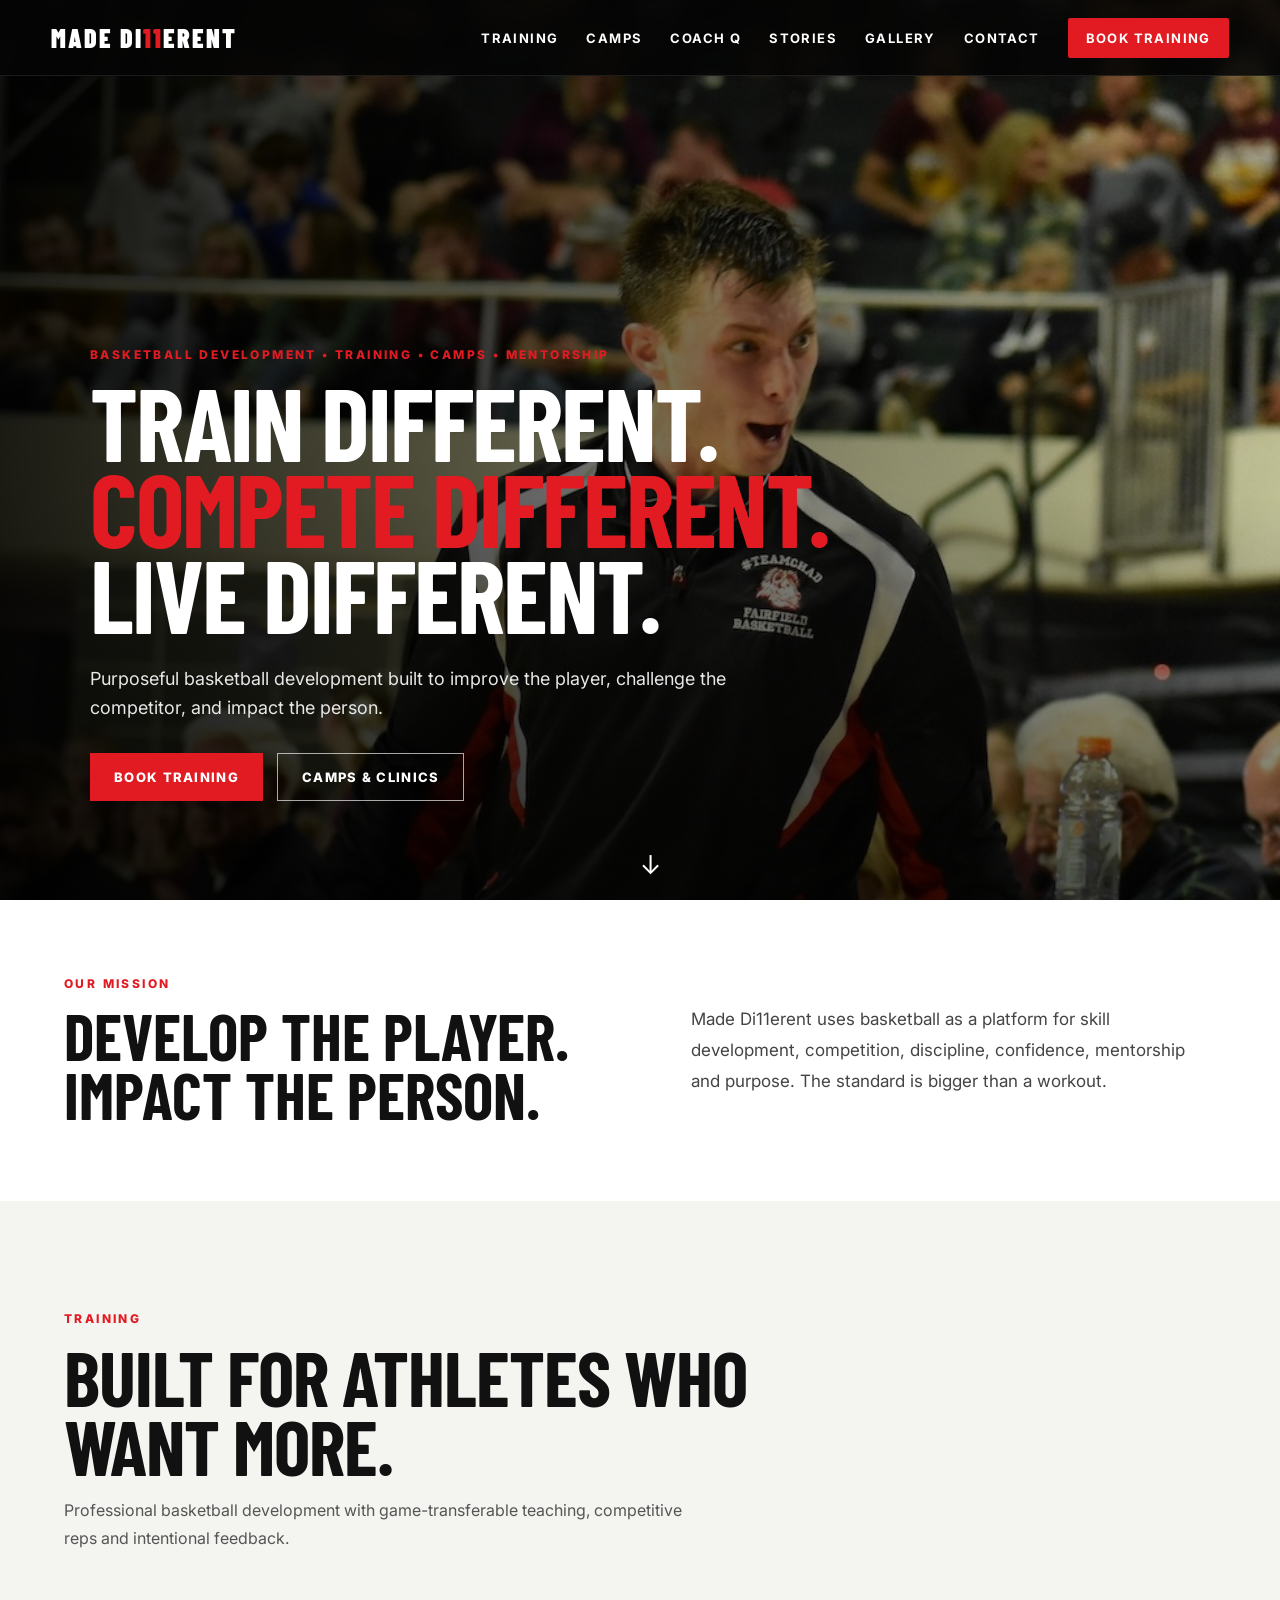
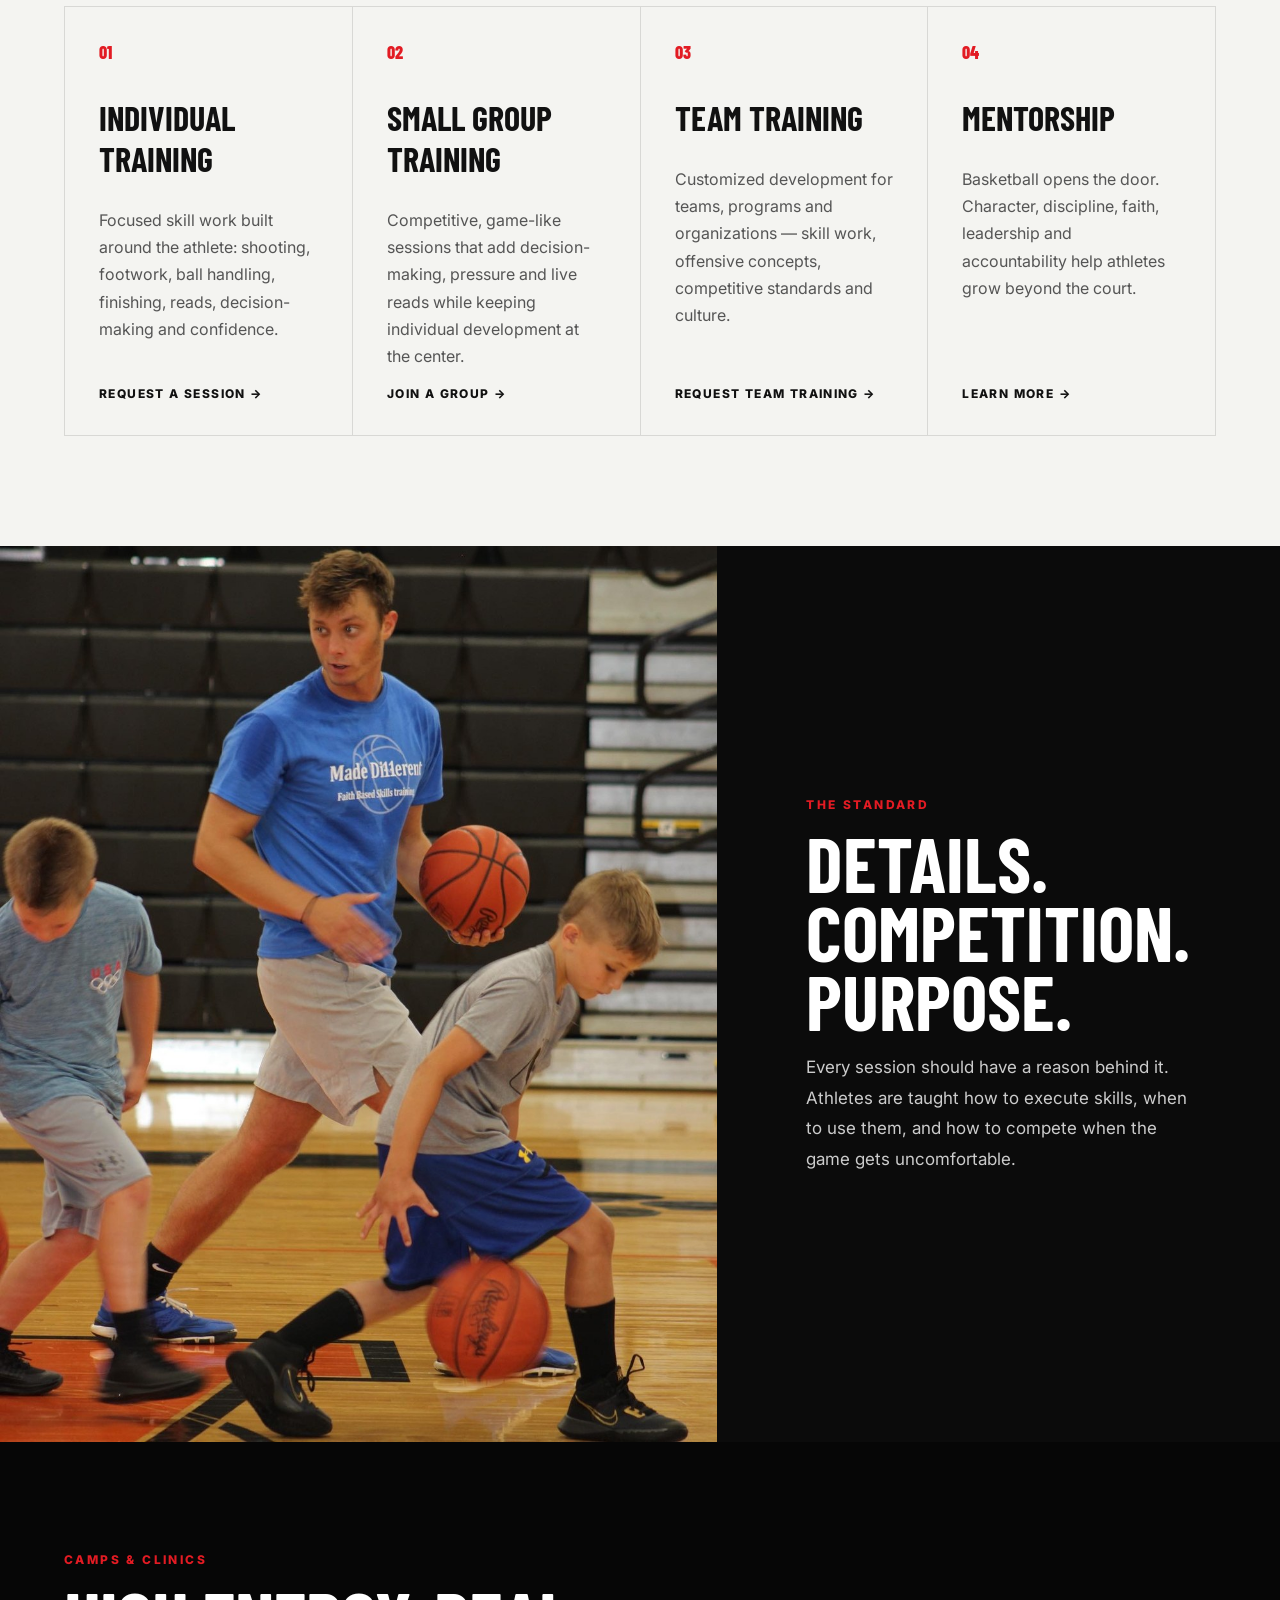
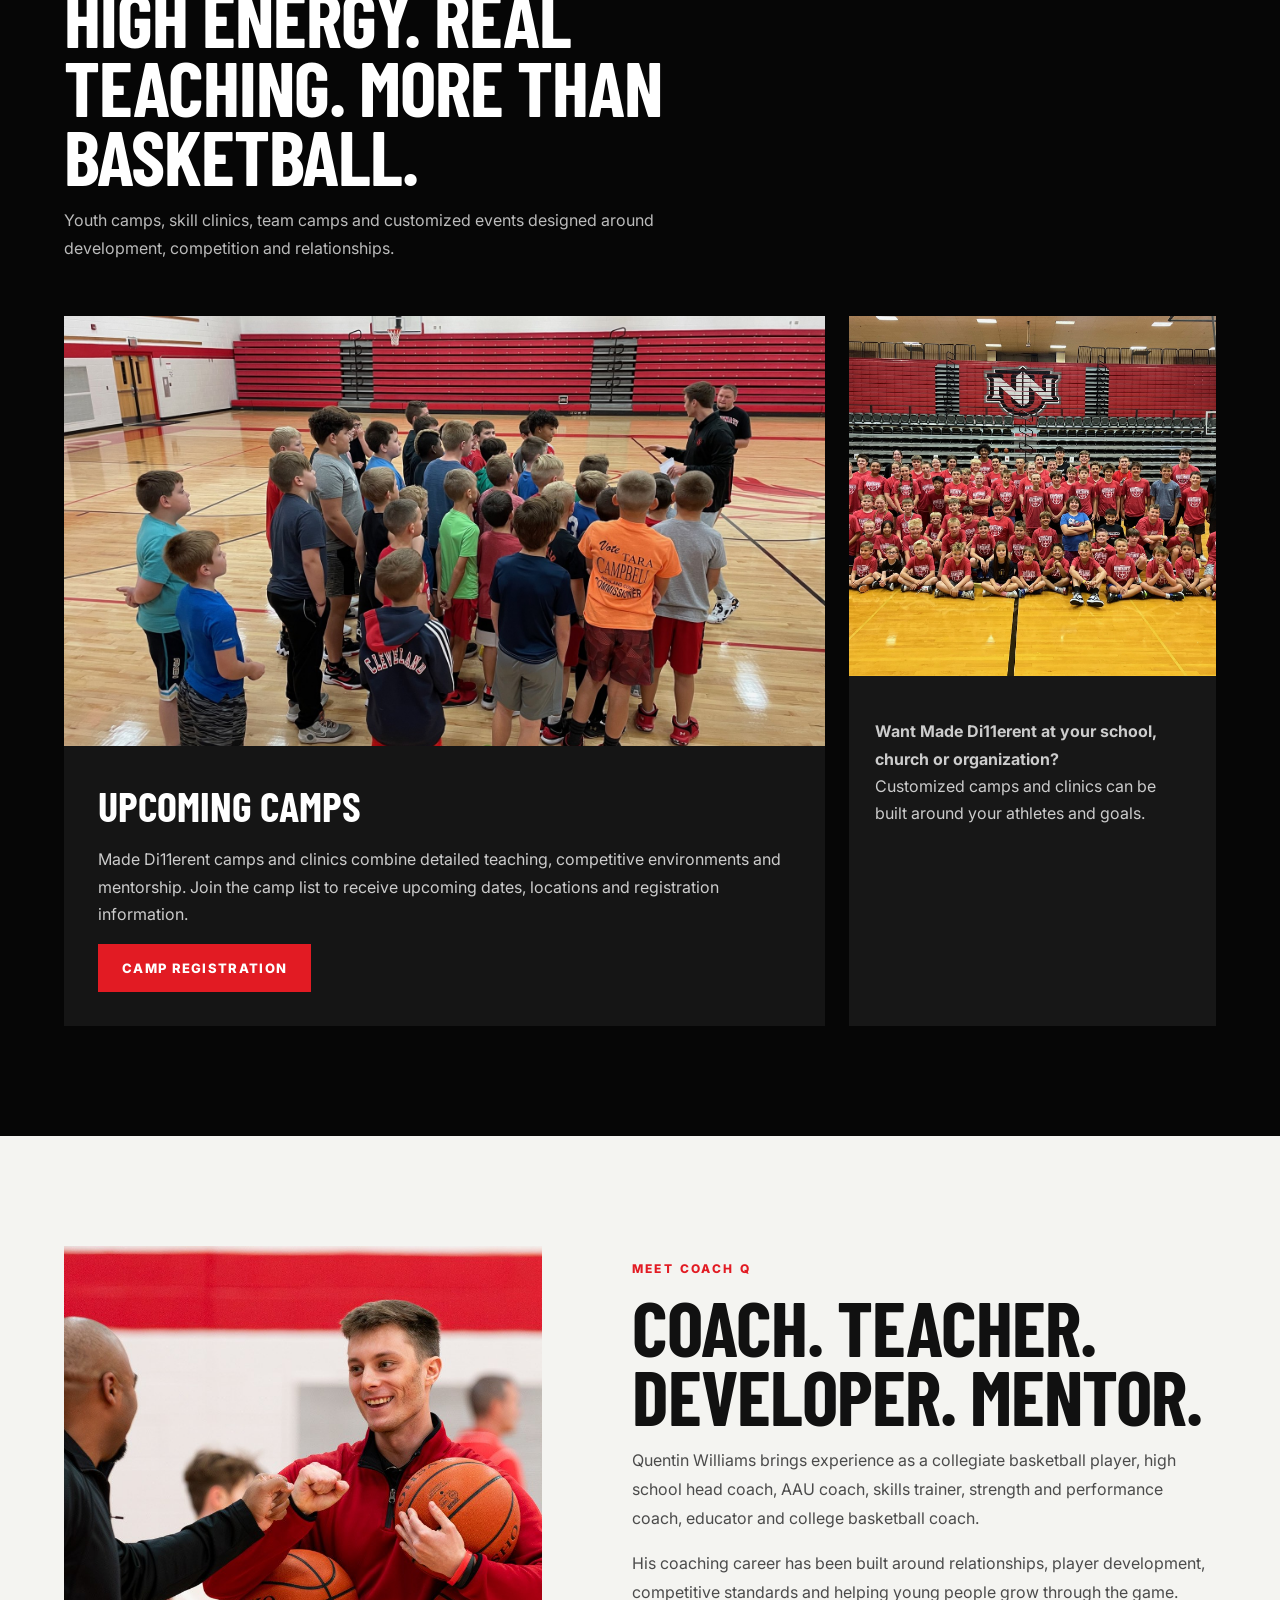
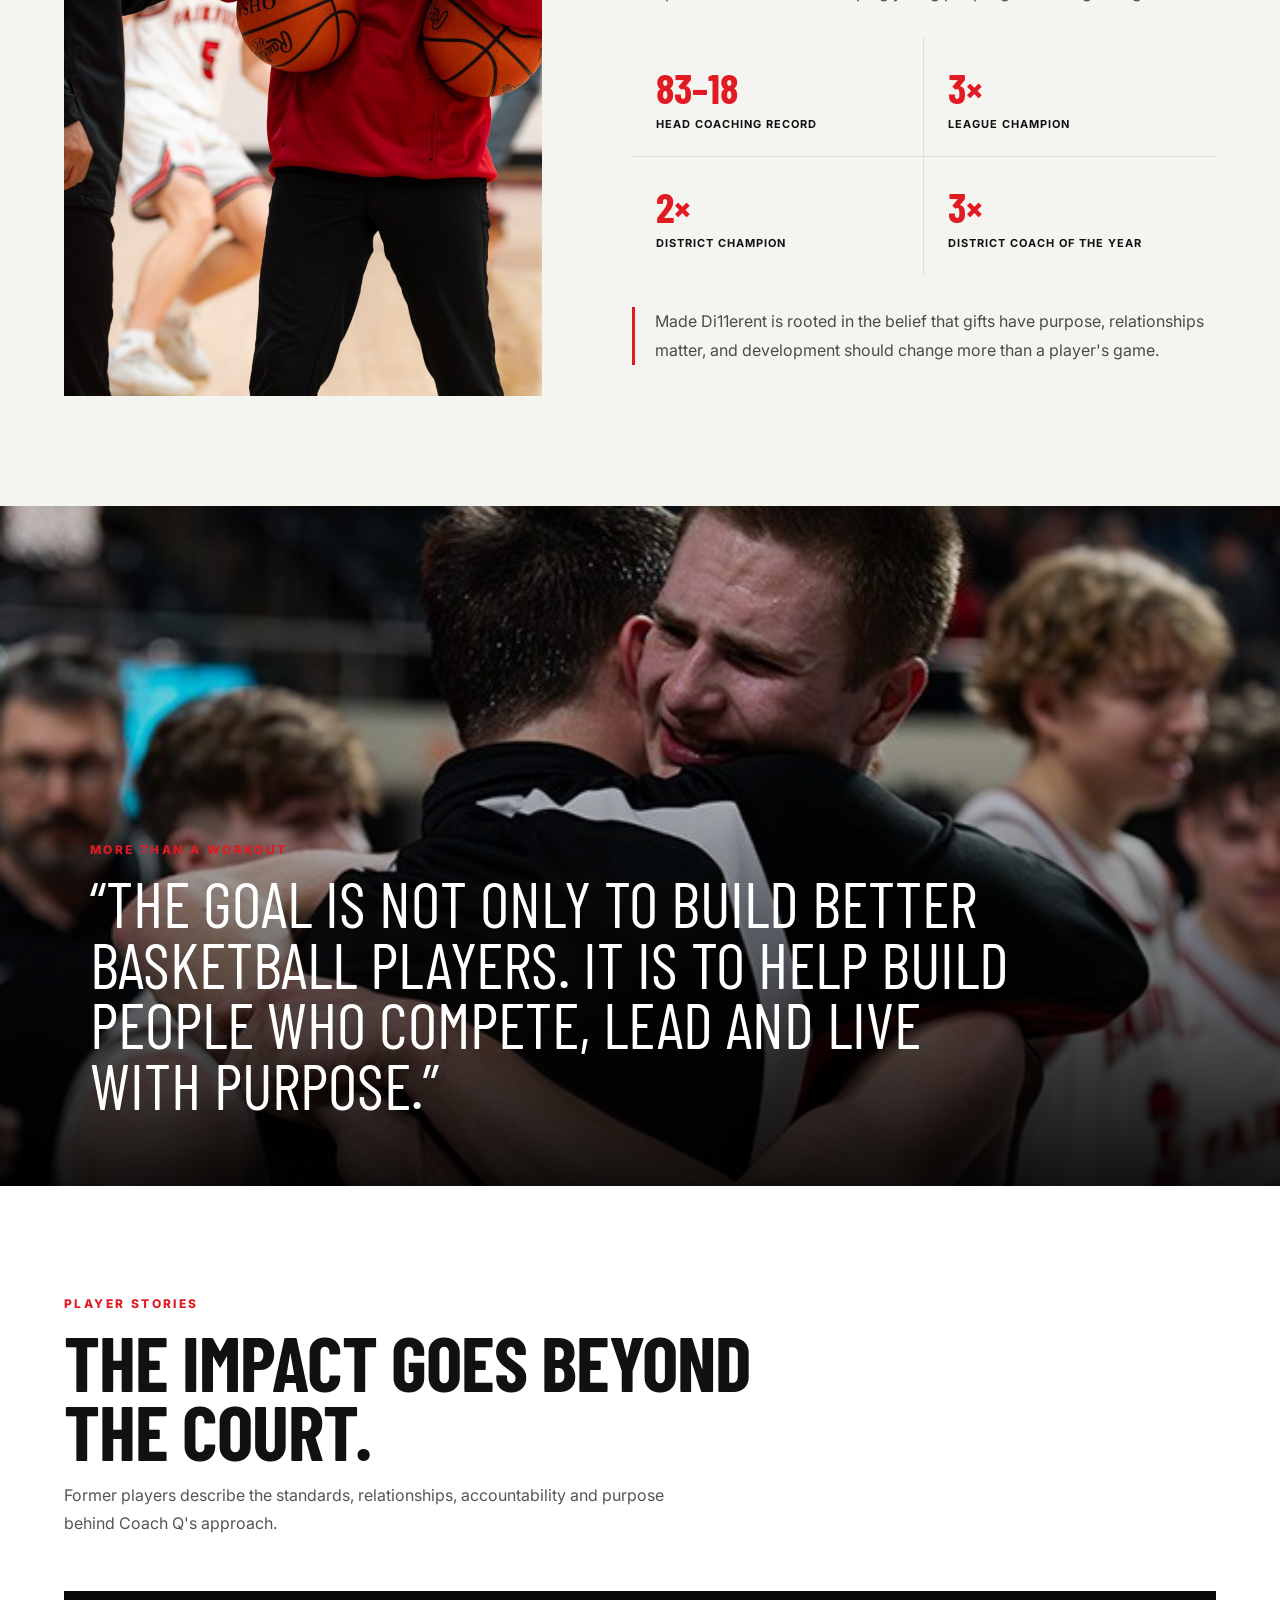
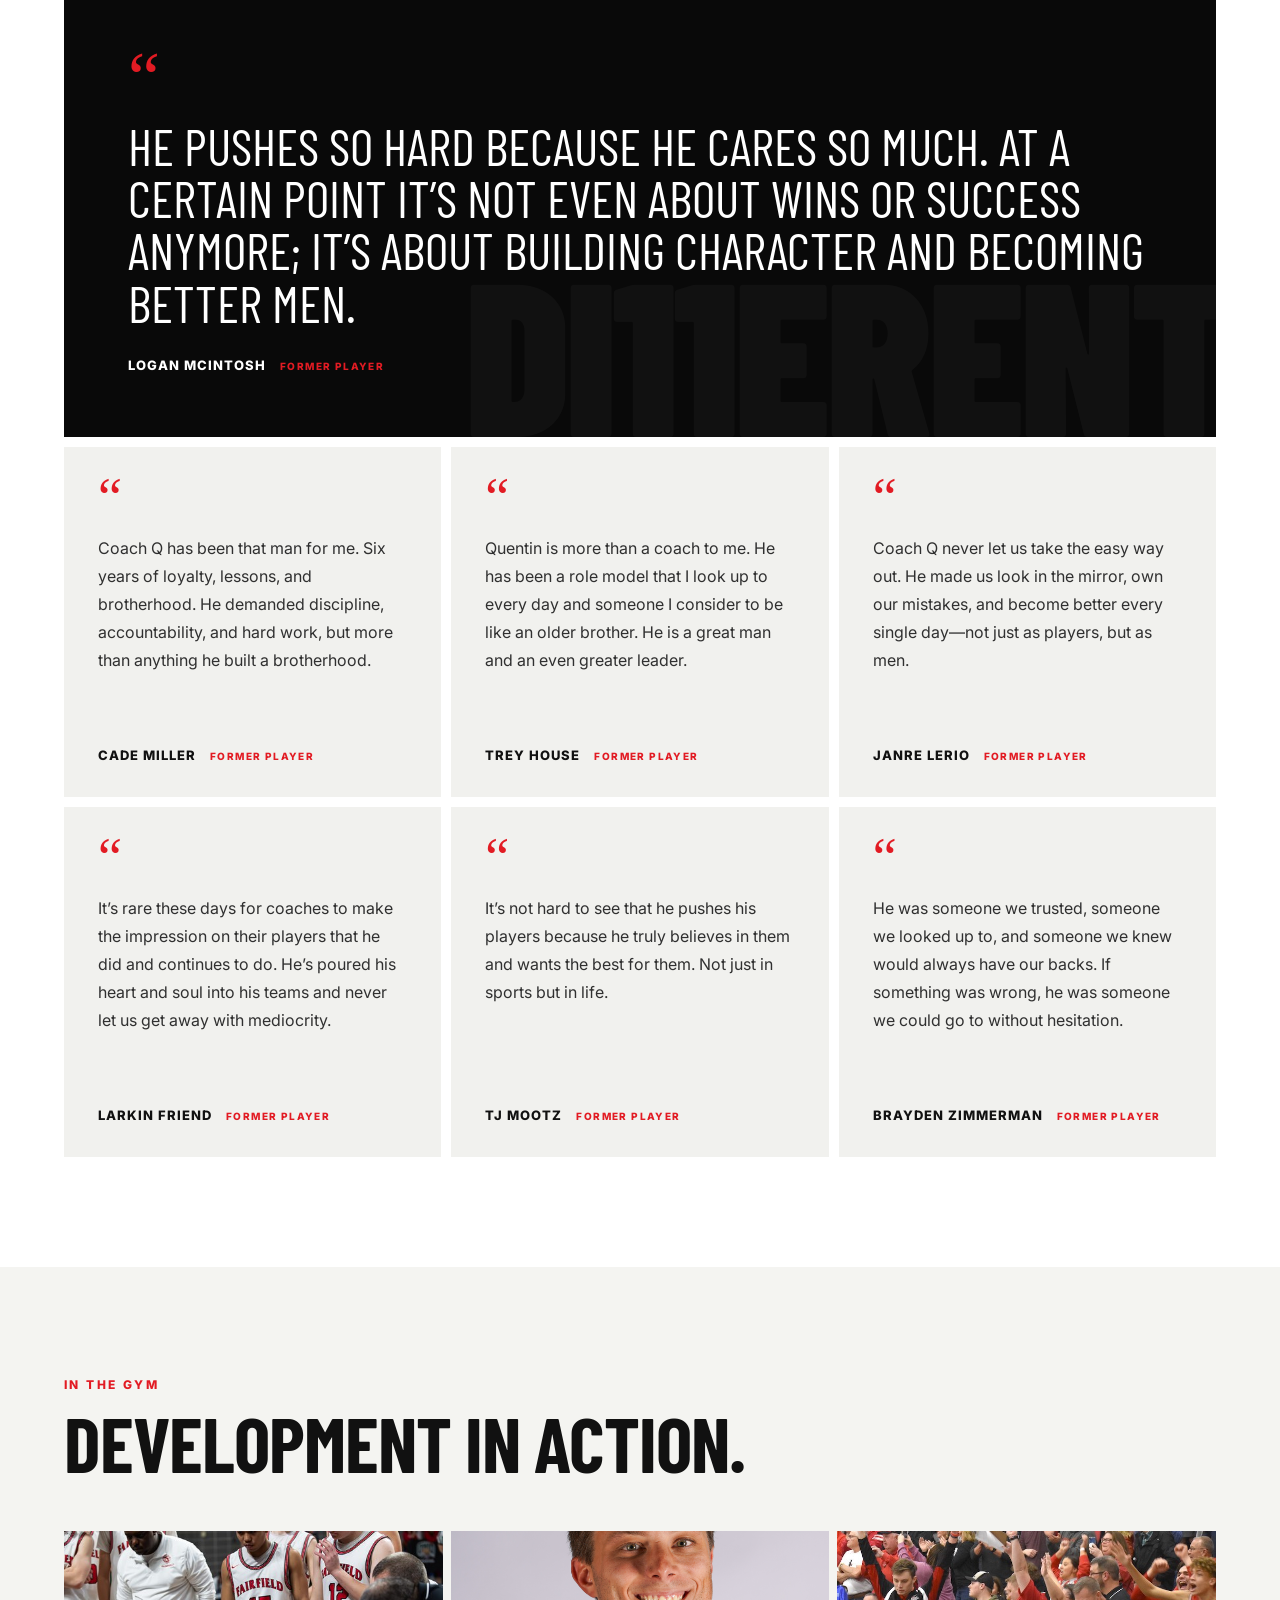
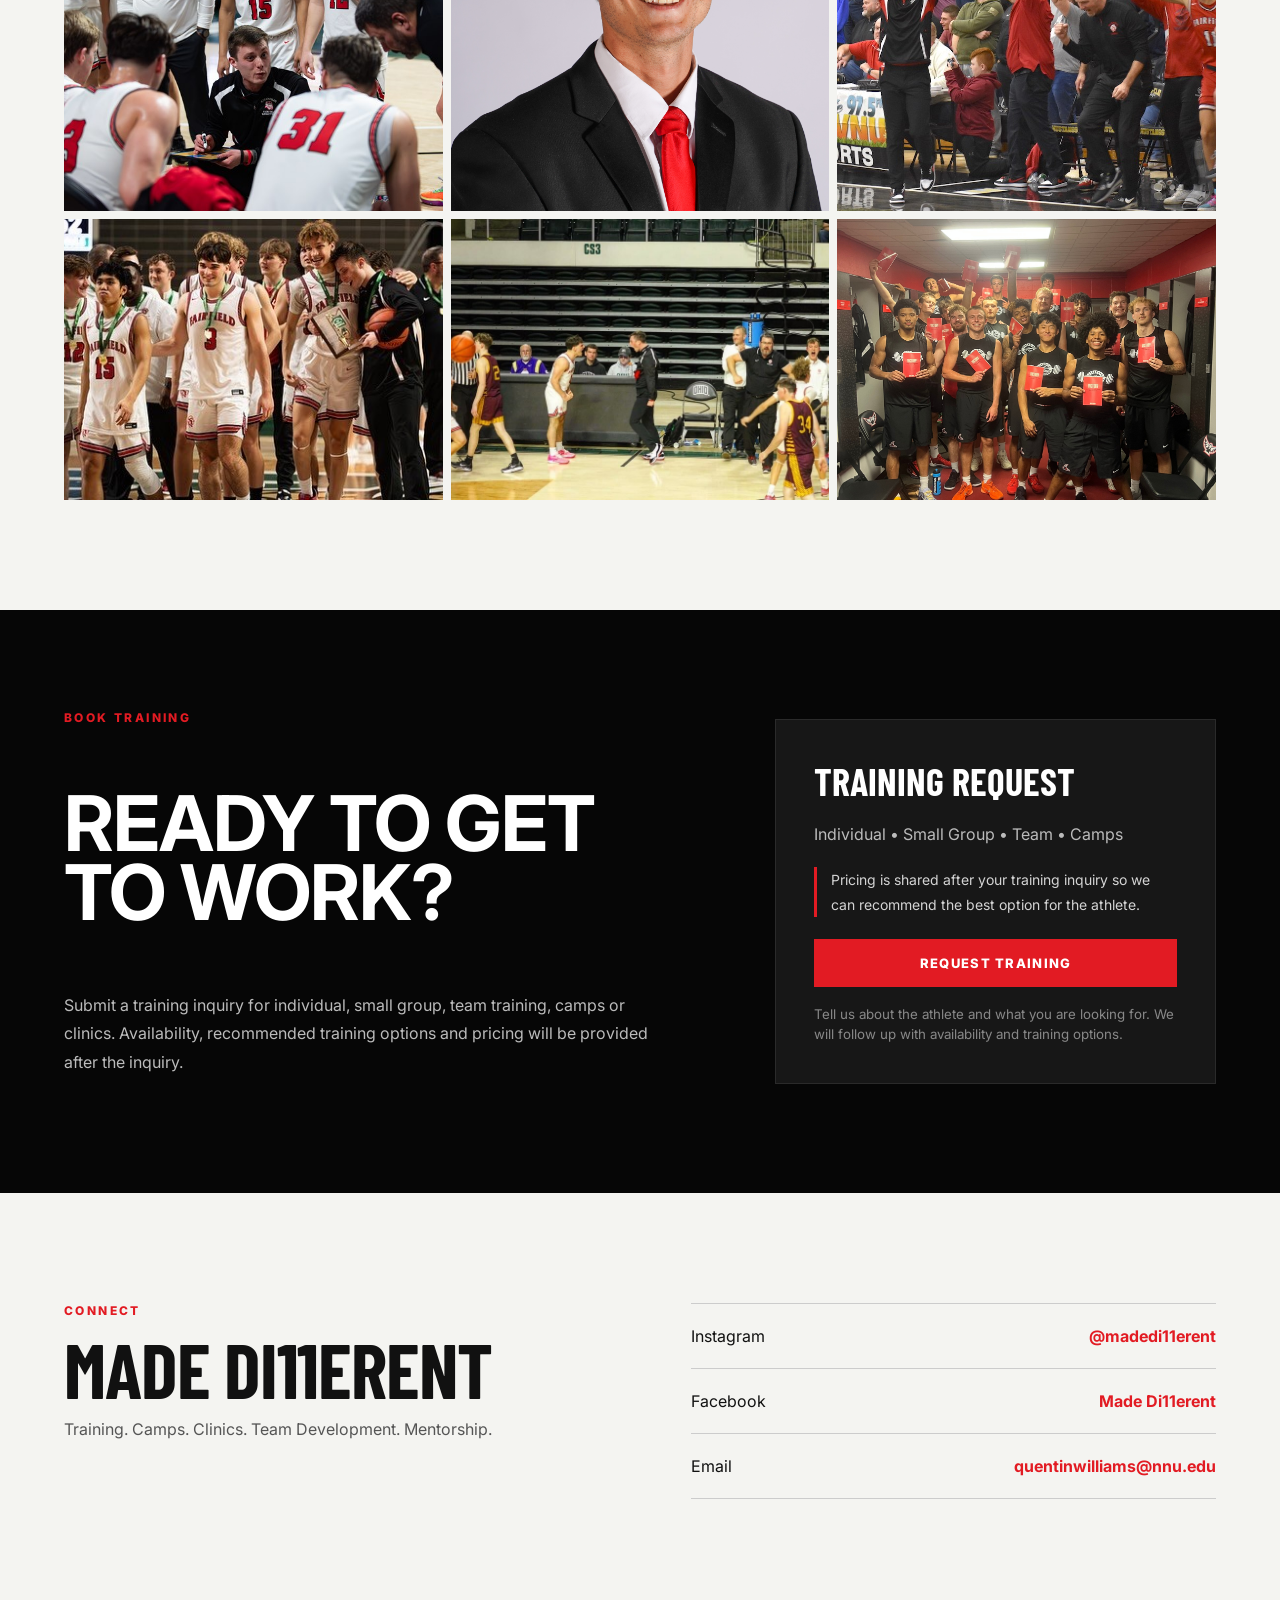
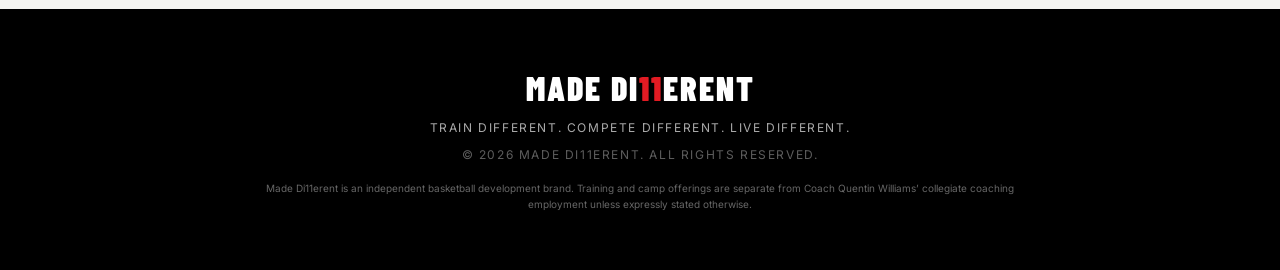
<file: index.html>
<!doctype html>
<html lang="en">
<head>
  <meta charset="utf-8">
  <meta name="viewport" content="width=device-width, initial-scale=1">
  <title>Made Di11erent | Basketball Development</title>
  <meta name="description" content="Made Di11erent Basketball Development — individual training, small group training, camps, clinics and mentorship. Train Different. Compete Different. Live Different.">
  <link rel="preconnect" href="https://fonts.googleapis.com">
  <link rel="preconnect" href="https://fonts.gstatic.com" crossorigin>
  <link href="https://fonts.googleapis.com/css2?family=Barlow+Condensed:wght@600;700;800;900&family=Inter:wght@400;500;600;700&display=swap" rel="stylesheet">
  <link rel="stylesheet" href="style.css">
</head>
<body>
<header class="site-header">
  <a class="wordmark" href="#top">MADE DI<span>11</span>ERENT</a>
  <button class="menu-toggle" aria-label="Open menu" aria-expanded="false">☰</button>
  <nav class="nav">
    <a href="#training">Training</a>
    <a href="#camps">Camps</a>
    <a href="#about">Coach Q</a>
    <a href="#testimonials">Stories</a>
    <a href="#gallery">Gallery</a>
    <a href="#contact">Contact</a>
    <a class="nav-cta" href="inquiry.html">Book Training</a>
  </nav>
</header>

<main id="top">
<section class="hero">
  <div class="hero-image" aria-hidden="true"></div>
  <div class="hero-shade"></div>
  <div class="hero-content">
    <p class="eyebrow">Basketball Development • Training • Camps • Mentorship</p>
    <h1>TRAIN DIFFERENT.<br><span>COMPETE DIFFERENT.</span><br>LIVE DIFFERENT.</h1>
    <p class="hero-copy">Purposeful basketball development built to improve the player, challenge the competitor, and impact the person.</p>
    <div class="actions">
      <a class="btn btn-red" href="inquiry.html">Book Training</a>
      <a class="btn btn-outline" href="#camps">Camps & Clinics</a>
    </div>
  </div>
  <a class="scroll-cue" href="#mission">↓</a>
</section>

<section id="mission" class="mission strip">
  <div>
    <span class="label">OUR MISSION</span>
    <h2>DEVELOP THE PLAYER.<br>IMPACT THE PERSON.</h2>
  </div>
  <p>Made Di11erent uses basketball as a platform for skill development, competition, discipline, confidence, mentorship and purpose. The standard is bigger than a workout.</p>
</section>

<section id="training" class="section">
  <div class="section-heading">
    <span class="label">TRAINING</span>
    <h2>BUILT FOR ATHLETES WHO WANT MORE.</h2>
    <p>Professional basketball development with game-transferable teaching, competitive reps and intentional feedback.</p>
  </div>

  <div class="program-grid">
    <article class="program-card">
      <span>01</span>
      <h3>Individual Training</h3>
      <p>Focused skill work built around the athlete: shooting, footwork, ball handling, finishing, reads, decision-making and confidence.</p>
      <a href="inquiry.html">Request a session →</a>
    </article>
    <article class="program-card">
      <span>02</span>
      <h3>Small Group Training</h3>
      <p>Competitive, game-like sessions that add decision-making, pressure and live reads while keeping individual development at the center.</p>
      <a href="inquiry.html">Join a group →</a>
    </article>
    <article class="program-card">
      <span>03</span>
      <h3>Team Training</h3>
      <p>Customized development for teams, programs and organizations — skill work, offensive concepts, competitive standards and culture.</p>
      <a href="inquiry.html">Request team training →</a>
    </article>
    <article class="program-card">
      <span>04</span>
      <h3>Mentorship</h3>
      <p>Basketball opens the door. Character, discipline, faith, leadership and accountability help athletes grow beyond the court.</p>
      <a href="#contact">Learn more →</a>
    </article>
  </div>
</section>

<section class="photo-band">
  <img src="assets/camp-drill.jpg" alt="Basketball training session">
  <div class="photo-band-copy">
    <span class="label">THE STANDARD</span>
    <h2>DETAILS. COMPETITION. PURPOSE.</h2>
    <p>Every session should have a reason behind it. Athletes are taught how to execute skills, when to use them, and how to compete when the game gets uncomfortable.</p>
  </div>
</section>

<section id="camps" class="section section-dark">
  <div class="section-heading">
    <span class="label">CAMPS & CLINICS</span>
    <h2>HIGH ENERGY. REAL TEACHING. MORE THAN BASKETBALL.</h2>
    <p>Youth camps, skill clinics, team camps and customized events designed around development, competition and relationships.</p>
  </div>

  <div class="camp-layout">
    <div class="camp-feature">
      <img src="assets/camp-teach.jpg" alt="Coach teaching athletes at basketball camp">
      <div>
        <h3>Upcoming Camps</h3>
        <p>Made Di11erent camps and clinics combine detailed teaching, competitive environments and mentorship. Join the camp list to receive upcoming dates, locations and registration information.</p>
        <a class="btn btn-red" href="camp-registration.html">Camp Registration</a>
      </div>
    </div>
    <div class="camp-side">
      <img src="assets/camp-group.jpg" alt="Basketball camp group photo">
      <p><strong>Want Made Di11erent at your school, church or organization?</strong><br>Customized camps and clinics can be built around your athletes and goals.</p>
    </div>
  </div>
</section>

<section id="about" class="about section">
  <div class="about-photo">
    <img src="assets/coach.jpg" alt="Coach Quentin Williams coaching basketball">
  </div>
  <div class="about-copy">
    <span class="label">MEET COACH Q</span>
    <h2>COACH. TEACHER. DEVELOPER. MENTOR.</h2>
    <p>Quentin Williams brings experience as a collegiate basketball player, high school head coach, AAU coach, skills trainer, strength and performance coach, educator and college basketball coach.</p>
    <p>His coaching career has been built around relationships, player development, competitive standards and helping young people grow through the game.</p>
    <div class="stat-grid">
      <div><strong>83–18</strong><span>Head Coaching Record</span></div>
      <div><strong>3×</strong><span>League Champion</span></div>
      <div><strong>2×</strong><span>District Champion</span></div>
      <div><strong>3×</strong><span>District Coach of the Year</span></div>
    </div>
    <p class="faith-note">Made Di11erent is rooted in the belief that gifts have purpose, relationships matter, and development should change more than a player's game.</p>
  </div>
</section>

<section class="relationship-banner">
  <img src="assets/relationship.jpg" alt="Coach embracing a basketball player after a game">
  <div class="relationship-overlay"></div>
  <div class="relationship-copy">
    <span class="label">MORE THAN A WORKOUT</span>
    <blockquote>“The goal is not only to build better basketball players. It is to help build people who compete, lead and live with purpose.”</blockquote>
  </div>
</section>


<section id="testimonials" class="testimonials section">
  <div class="section-heading">
    <span class="label">PLAYER STORIES</span>
    <h2>THE IMPACT GOES BEYOND THE COURT.</h2>
    <p>Former players describe the standards, relationships, accountability and purpose behind Coach Q's approach.</p>
  </div>
  <div class="testimonial-feature">
    <div class="quote-mark">“</div>
    <blockquote>He pushes so hard because he cares so much. At a certain point it’s not even about wins or success anymore; it’s about building character and becoming better men.</blockquote>
    <div class="quote-name">Logan McIntosh <span>Former Player</span></div>
  </div>
  <div class="testimonial-grid">
    <article><div class="quote-mark">“</div><blockquote>Coach Q has been that man for me. Six years of loyalty, lessons, and brotherhood. He demanded discipline, accountability, and hard work, but more than anything he built a brotherhood.</blockquote><div class="quote-name">Cade Miller <span>Former Player</span></div></article>
    <article><div class="quote-mark">“</div><blockquote>Quentin is more than a coach to me. He has been a role model that I look up to every day and someone I consider to be like an older brother. He is a great man and an even greater leader.</blockquote><div class="quote-name">Trey House <span>Former Player</span></div></article>
    <article><div class="quote-mark">“</div><blockquote>Coach Q never let us take the easy way out. He made us look in the mirror, own our mistakes, and become better every single day—not just as players, but as men.</blockquote><div class="quote-name">Janre Lerio <span>Former Player</span></div></article>
    <article><div class="quote-mark">“</div><blockquote>It’s rare these days for coaches to make the impression on their players that he did and continues to do. He’s poured his heart and soul into his teams and never let us get away with mediocrity.</blockquote><div class="quote-name">Larkin Friend <span>Former Player</span></div></article>
    <article><div class="quote-mark">“</div><blockquote>It’s not hard to see that he pushes his players because he truly believes in them and wants the best for them. Not just in sports but in life.</blockquote><div class="quote-name">TJ Mootz <span>Former Player</span></div></article>
    <article><div class="quote-mark">“</div><blockquote>He was someone we trusted, someone we looked up to, and someone we knew would always have our backs. If something was wrong, he was someone we could go to without hesitation.</blockquote><div class="quote-name">Brayden Zimmerman <span>Former Player</span></div></article>
  </div>
</section>

<section id="gallery" class="section gallery-section">
  <div class="section-heading">
    <span class="label">IN THE GYM</span>
    <h2>DEVELOPMENT IN ACTION.</h2>
  </div>
  <div class="gallery">
    <img src="assets/huddle.jpg" alt="Basketball team huddle">
    <img src="assets/Williams_Quentin.jpg" alt="Coach working on the sideline">
    <img src="assets/celebration.jpg" alt="Basketball coaching celebration">
    <img src="assets/team.jpg" alt="Basketball team after competition">
    <img src="assets/sideline.jpg" alt="Youth basketball camp instruction">
    <img src="assets/team-victory.jpg" alt="Youth basketball skill development">
   
  </div>
</section>

<section id="book" class="booking section-dark">
  <div>
    <span class="label">BOOK TRAINING</span>
    <h2>READY TO GET TO WORK?</h2>
    <p>Submit a training inquiry for individual, small group, team training, camps or clinics. Availability, recommended training options and pricing will be provided after the inquiry.</p>
  </div>
  <div class="booking-card">
    <h3>Training Request</h3>
    <p>Individual • Small Group • Team • Camps</p><p class="pricing-note">Pricing is shared after your training inquiry so we can recommend the best option for the athlete.</p>
    <a class="btn btn-red wide" href="inquiry.html">Request Training</a>
    <small>Tell us about the athlete and what you are looking for. We will follow up with availability and training options.</small>
  </div>
</section>

<section id="contact" class="section contact">
  <div>
    <span class="label">CONNECT</span>
    <h2>MADE DI11ERENT</h2>
    <p>Training. Camps. Clinics. Team Development. Mentorship.</p>
  </div>
  <div class="contact-links">
    <a href="https://www.instagram.com/madedi11erent/" target="_blank" rel="noopener">Instagram <strong>@madedi11erent</strong></a>
    <a href="#" aria-label="Facebook link placeholder">Facebook <strong>Made Di11erent</strong></a>
    <a href="mailto:quentinwilliams@nnu.edu">Email <strong>quentinwilliams@nnu.edu</strong></a>
  </div>
</section>
</main>

<footer>
  <div class="footer-mark">MADE DI<span>11</span>ERENT</div>
  <p>Train Different. Compete Different. Live Different.</p>
  <p class="copyright">© 2026 Made Di11erent. All rights reserved.</p><p class="footer-note">Made Di11erent is an independent basketball development brand. Training and camp offerings are separate from Coach Quentin Williams’ collegiate coaching employment unless expressly stated otherwise.</p>
</footer>

<script src="script.js"></script>
</body>
</html>
</file>
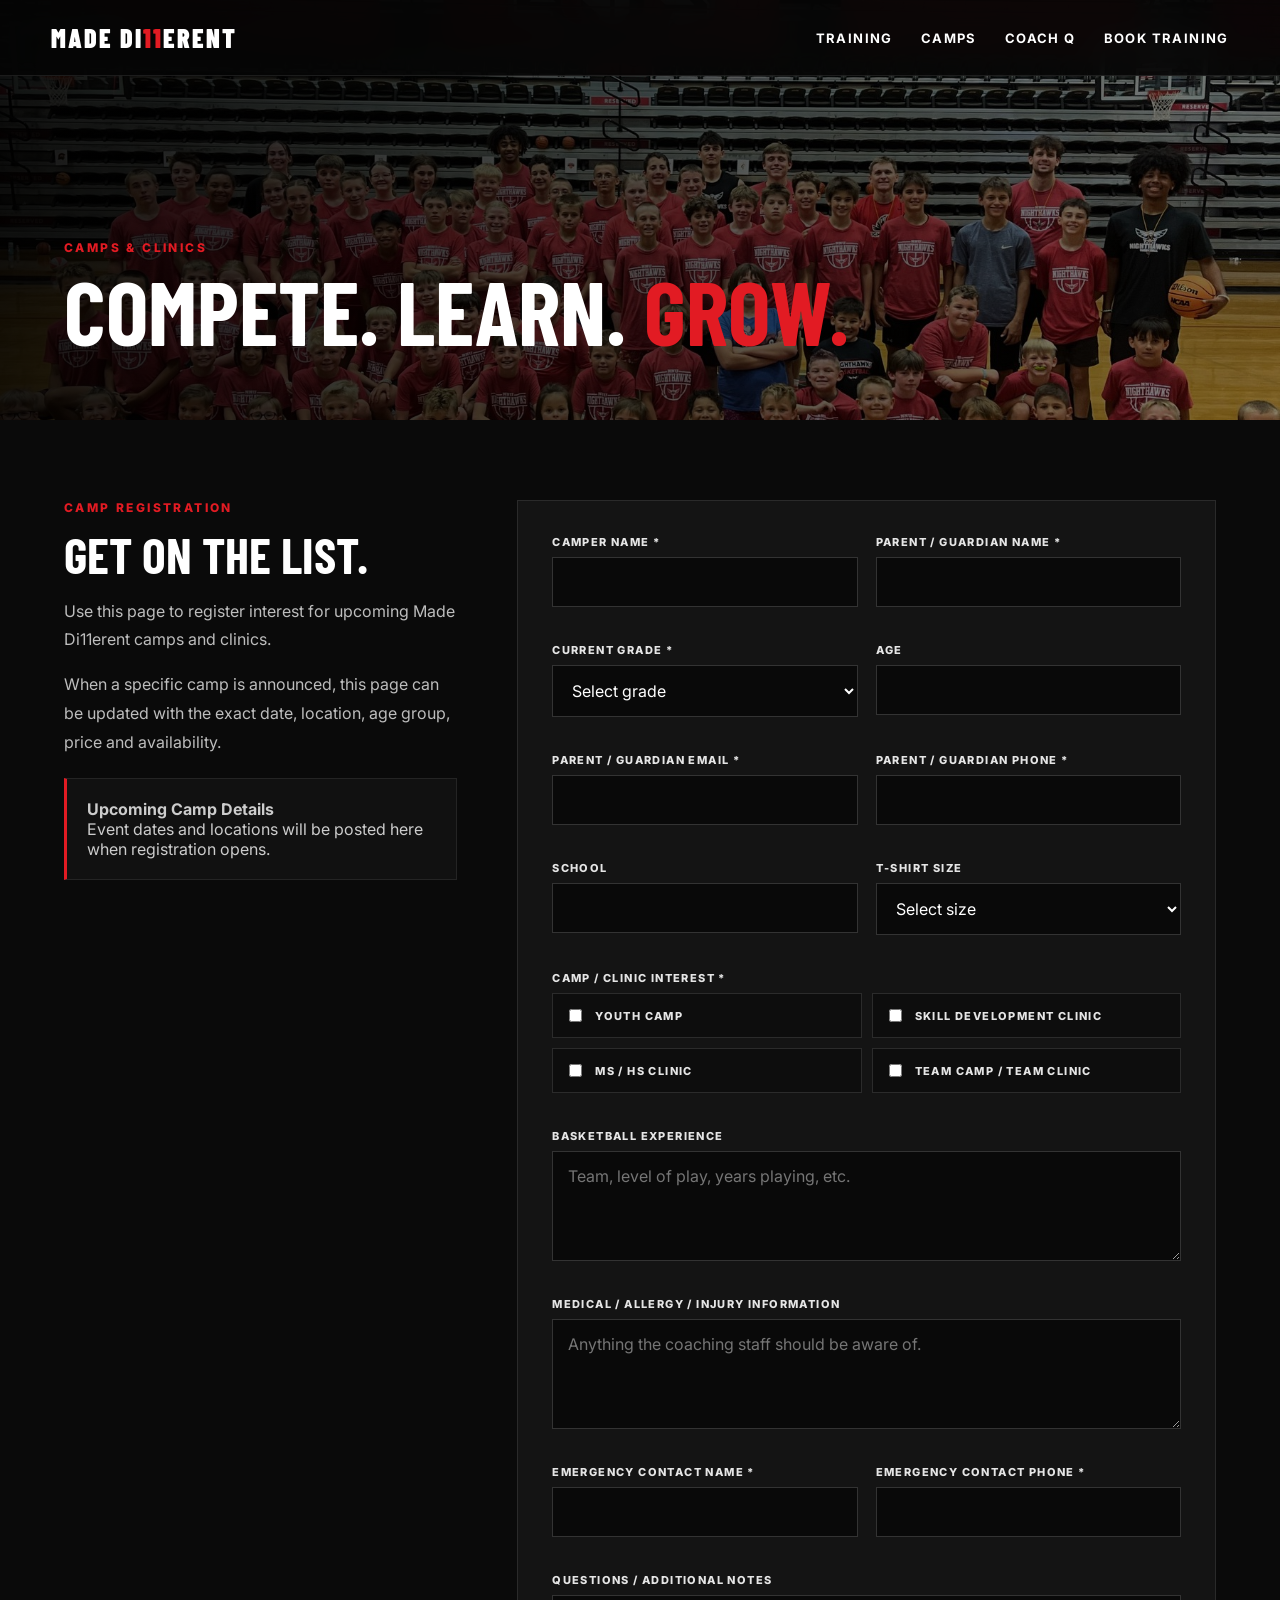
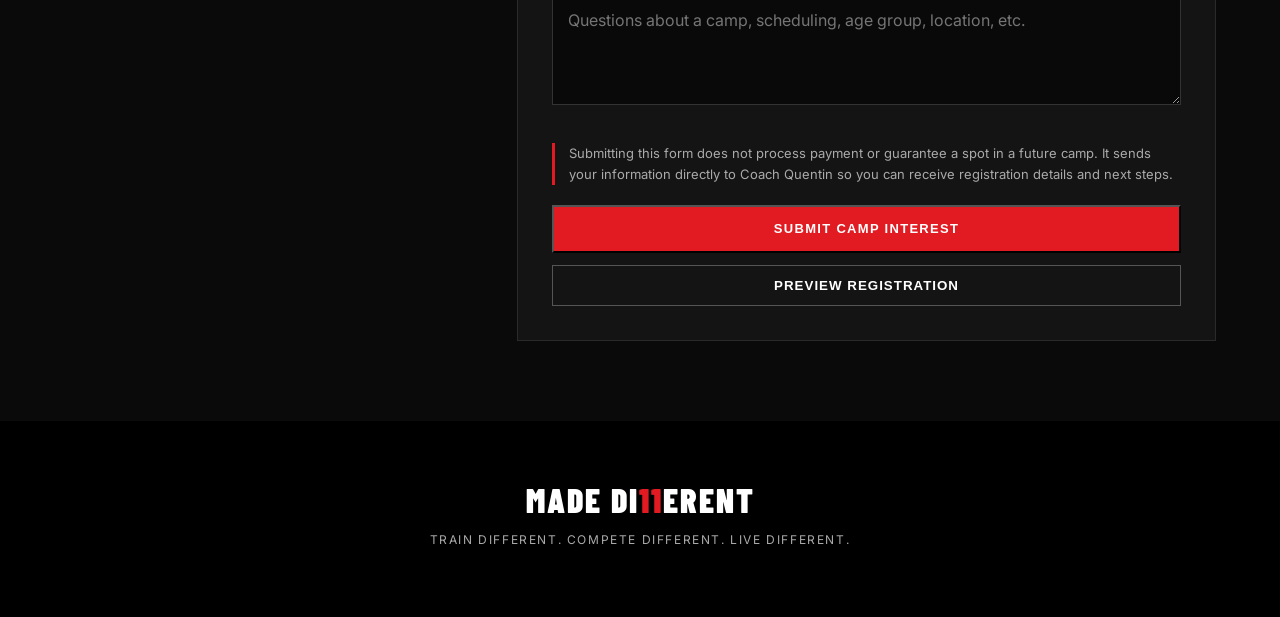
<file: camp-registration.html>
<!doctype html>
<html lang="en">
<head>
  <meta charset="utf-8">
  <meta name="viewport" content="width=device-width, initial-scale=1">
  <title>Camp Registration | Made Di11erent</title>
  <meta name="description" content="Register interest for Made Di11erent basketball camps and clinics.">
  <link rel="preconnect" href="https://fonts.googleapis.com">
  <link rel="preconnect" href="https://fonts.gstatic.com" crossorigin>
  <link href="https://fonts.googleapis.com/css2?family=Barlow+Condensed:wght@600;700;800;900&family=Inter:wght@400;500;600;700&display=swap" rel="stylesheet">
  <link rel="stylesheet" href="style.css">
  <style>
    body{background:#0a0a0a;color:#fff}
    .camp-hero{
      min-height:420px;padding:130px max(5vw,28px) 70px;
      background:
        linear-gradient(90deg,rgba(0,0,0,.9),rgba(0,0,0,.45)),
        url('assets/camp-group.jpg') center 40% / cover no-repeat;
      display:flex;align-items:flex-end
    }
    .camp-hero h1{
      font-family:'Barlow Condensed',sans-serif;
      text-transform:uppercase;font-size:clamp(54px,7vw,92px);
      line-height:.88;margin:0;max-width:900px
    }
    .camp-hero h1 span{color:var(--red)}
    .registration-wrap{
      display:grid;grid-template-columns:.72fr 1.28fr;
      gap:60px;padding:80px max(5vw,28px);background:#0a0a0a
    }
    .registration-intro{position:sticky;top:110px;align-self:start}
    .registration-intro h2{
      font-family:'Barlow Condensed',sans-serif;
      text-transform:uppercase;font-size:50px;line-height:.95;margin:0 0 18px
    }
    .registration-intro p{color:#bdbdbd;line-height:1.8}
    .form-card{background:#141414;border:1px solid #2a2a2a;padding:34px}
    .field-grid{display:grid;grid-template-columns:1fr 1fr;gap:18px}
    .field{display:flex;flex-direction:column;gap:8px;margin-bottom:18px}
    .field.full{grid-column:1/-1}
    label{
      font-size:11px;text-transform:uppercase;
      letter-spacing:1.4px;font-weight:800;color:#e5e5e5
    }
    input,select,textarea{
      width:100%;background:#090909;color:white;
      border:1px solid #333;padding:14px 15px;
      font:inherit;border-radius:0;outline:none
    }
    input:focus,select:focus,textarea:focus{border-color:var(--red)}
    textarea{min-height:110px;resize:vertical}
    .check-grid{display:grid;grid-template-columns:1fr 1fr;gap:10px}
    .check{
      display:flex;align-items:center;gap:10px;
      background:#0d0d0d;border:1px solid #2b2b2b;padding:12px
    }
    .check input{width:auto}
    .form-note{
      color:#aaa;font-size:13px;line-height:1.6;
      border-left:3px solid var(--red);padding-left:14px;margin:20px 0
    }
    .success-box{
      display:none;background:#101a12;border:1px solid #275d32;
      padding:22px;margin-top:18px
    }
    .success-box.show{display:block}
    .email-preview{
      display:none;background:#0c0c0c;border:1px solid #292929;
      margin-top:18px;padding:18px;color:#ccc;white-space:pre-wrap
    }
    .email-preview.show{display:block}
    .secondary-action{
      margin-top:12px;background:transparent;border:1px solid #555;
      color:white;padding:12px 18px;font-weight:800;text-transform:uppercase;
      letter-spacing:1px;cursor:pointer;width:100%
    }
    .coming-soon{
      margin-top:22px;padding:20px;background:#111;border:1px solid #242424;
      border-left:3px solid var(--red);color:#ccc
    }
    @media(max-width:900px){
      .registration-wrap{grid-template-columns:1fr}
      .registration-intro{position:static}
    }
    @media(max-width:620px){
      .field-grid,.check-grid{grid-template-columns:1fr}
      .form-card{padding:22px}
    }
  </style>
</head>
<body>
<header class="site-header">
  <a class="wordmark" href="index.html">MADE DI<span>11</span>ERENT</a>
  <nav class="nav" style="display:flex">
    <a href="index.html#training">Training</a>
    <a href="index.html#camps">Camps</a>
    <a href="index.html#about">Coach Q</a>
    <a href="inquiry.html">Book Training</a>
  </nav>
</header>

<section class="camp-hero">
  <div>
    <span class="label">CAMPS & CLINICS</span>
    <h1>COMPETE. LEARN. <span>GROW.</span></h1>
  </div>
</section>

<main class="registration-wrap">
  <aside class="registration-intro">
    <span class="label">CAMP REGISTRATION</span>
    <h2>GET ON THE LIST.</h2>
    <p>Use this page to register interest for upcoming Made Di11erent camps and clinics.</p>
    <p>When a specific camp is announced, this page can be updated with the exact date, location, age group, price and availability.</p>
    <div class="coming-soon">
      <strong>Upcoming Camp Details</strong><br>
      Event dates and locations will be posted here when registration opens.
    </div>
  </aside>

  <section class="form-card">
    <form id="campForm">
      <div class="field-grid">

        <div class="field">
          <label for="camperName">Camper Name *</label>
          <input id="camperName" name="camperName" required>
        </div>

        <div class="field">
          <label for="parentName">Parent / Guardian Name *</label>
          <input id="parentName" name="parentName" required>
        </div>

        <div class="field">
          <label for="grade">Current Grade *</label>
          <select id="grade" name="grade" required>
            <option value="">Select grade</option>
            <option>1st Grade</option>
            <option>2nd Grade</option>
            <option>3rd Grade</option>
            <option>4th Grade</option>
            <option>5th Grade</option>
            <option>6th Grade</option>
            <option>7th Grade</option>
            <option>8th Grade</option>
            <option>9th Grade</option>
            <option>10th Grade</option>
            <option>11th Grade</option>
            <option>12th Grade</option>
          </select>
        </div>

        <div class="field">
          <label for="age">Age</label>
          <input id="age" name="age" type="number" min="5" max="19">
        </div>

        <div class="field">
          <label for="email">Parent / Guardian Email *</label>
          <input id="email" name="email" type="email" required>
        </div>

        <div class="field">
          <label for="phone">Parent / Guardian Phone *</label>
          <input id="phone" name="phone" type="tel" required>
        </div>

        <div class="field">
          <label for="school">School</label>
          <input id="school" name="school">
        </div>

        <div class="field">
          <label for="shirt">T-Shirt Size</label>
          <select id="shirt" name="shirt">
            <option value="">Select size</option>
            <option>Youth XS</option>
            <option>Youth S</option>
            <option>Youth M</option>
            <option>Youth L</option>
            <option>Youth XL</option>
            <option>Adult S</option>
            <option>Adult M</option>
            <option>Adult L</option>
            <option>Adult XL</option>
            <option>Adult XXL</option>
          </select>
        </div>

        <div class="field full">
          <label>Camp / Clinic Interest *</label>
          <div class="check-grid">
            <label class="check"><input type="checkbox" name="campType" value="Youth Camp"> Youth Camp</label>
            <label class="check"><input type="checkbox" name="campType" value="Skill Development Clinic"> Skill Development Clinic</label>
            <label class="check"><input type="checkbox" name="campType" value="Middle School / High School Clinic"> MS / HS Clinic</label>
            <label class="check"><input type="checkbox" name="campType" value="Team Camp / Team Clinic"> Team Camp / Team Clinic</label>
          </div>
        </div>

        <div class="field full">
          <label for="experience">Basketball Experience</label>
          <textarea id="experience" name="experience" placeholder="Team, level of play, years playing, etc."></textarea>
        </div>

        <div class="field full">
          <label for="medical">Medical / Allergy / Injury Information</label>
          <textarea id="medical" name="medical" placeholder="Anything the coaching staff should be aware of."></textarea>
        </div>

        <div class="field">
          <label for="emergencyName">Emergency Contact Name *</label>
          <input id="emergencyName" name="emergencyName" required>
        </div>

        <div class="field">
          <label for="emergencyPhone">Emergency Contact Phone *</label>
          <input id="emergencyPhone" name="emergencyPhone" type="tel" required>
        </div>

        <div class="field full">
          <label for="notes">Questions / Additional Notes</label>
          <textarea id="notes" name="notes" placeholder="Questions about a camp, scheduling, age group, location, etc."></textarea>
        </div>
      </div>

      <p class="form-note">
        Submitting this form does not process payment or guarantee a spot in a future camp. It sends your information directly to Coach Quentin so you can receive registration details and next steps.
      </p>

      <button class="btn btn-red wide" type="submit">Submit Camp Interest</button>
      <button class="secondary-action" type="button" id="previewBtn">Preview Registration</button>

      <div id="emailPreview" class="email-preview"></div>
      <div id="successBox" class="success-box">
        Your camp inquiry is ready. Your email app should open with the registration information filled in. Press Send to complete the request.
      </div>
    </form>
  </section>
</main>

<footer>
  <div class="footer-mark">MADE DI<span>11</span>ERENT</div>
  <p>Train Different. Compete Different. Live Different.</p>
</footer>

<script>
function collectCampData() {
  const f = document.getElementById('campForm');
  const types = [...f.querySelectorAll('input[name="campType"]:checked')].map(x => x.value);
  return {
    camper: f.camperName.value.trim(),
    parent: f.parentName.value.trim(),
    grade: f.grade.value,
    age: f.age.value.trim(),
    email: f.email.value.trim(),
    phone: f.phone.value.trim(),
    school: f.school.value.trim(),
    shirt: f.shirt.value,
    types: types.join(', ') || 'Not selected',
    experience: f.experience.value.trim(),
    medical: f.medical.value.trim(),
    emergencyName: f.emergencyName.value.trim(),
    emergencyPhone: f.emergencyPhone.value.trim(),
    notes: f.notes.value.trim()
  };
}

function buildCampMessage(d) {
  return `MADE DI11ERENT CAMP / CLINIC INTEREST

Camper: ${d.camper}
Parent/Guardian: ${d.parent}
Grade: ${d.grade}
Age: ${d.age || 'Not provided'}
School: ${d.school || 'N/A'}
T-Shirt Size: ${d.shirt || 'Not provided'}

Parent Email: ${d.email}
Parent Phone: ${d.phone}

Camp / Clinic Interest:
${d.types}

Basketball Experience:
${d.experience || 'Not provided'}

Medical / Allergy / Injury Information:
${d.medical || 'None provided'}

Emergency Contact:
${d.emergencyName}
${d.emergencyPhone}

Questions / Additional Notes:
${d.notes || 'None'}

---
Submitted from the Made Di11erent website.`;
}

document.getElementById('previewBtn').addEventListener('click', () => {
  const d = collectCampData();
  const box = document.getElementById('emailPreview');
  box.textContent = buildCampMessage(d);
  box.classList.add('show');
});

document.getElementById('campForm').addEventListener('submit', function(e) {
  e.preventDefault();

  const selected = this.querySelectorAll('input[name="campType"]:checked');
  if (!selected.length) {
    alert('Please select at least one camp or clinic type.');
    return;
  }

  if (!this.reportValidity()) return;

  const d = collectCampData();
  const subject = `Made Di11erent Camp Interest - ${d.camper}`;
  const body = buildCampMessage(d);
  const mailto = `mailto:quentinwilliams@nnu.edu?subject=${encodeURIComponent(subject)}&body=${encodeURIComponent(body)}`;

  document.getElementById('successBox').classList.add('show');
  window.location.href = mailto;
});
</script>
</body>
</html>
</file>
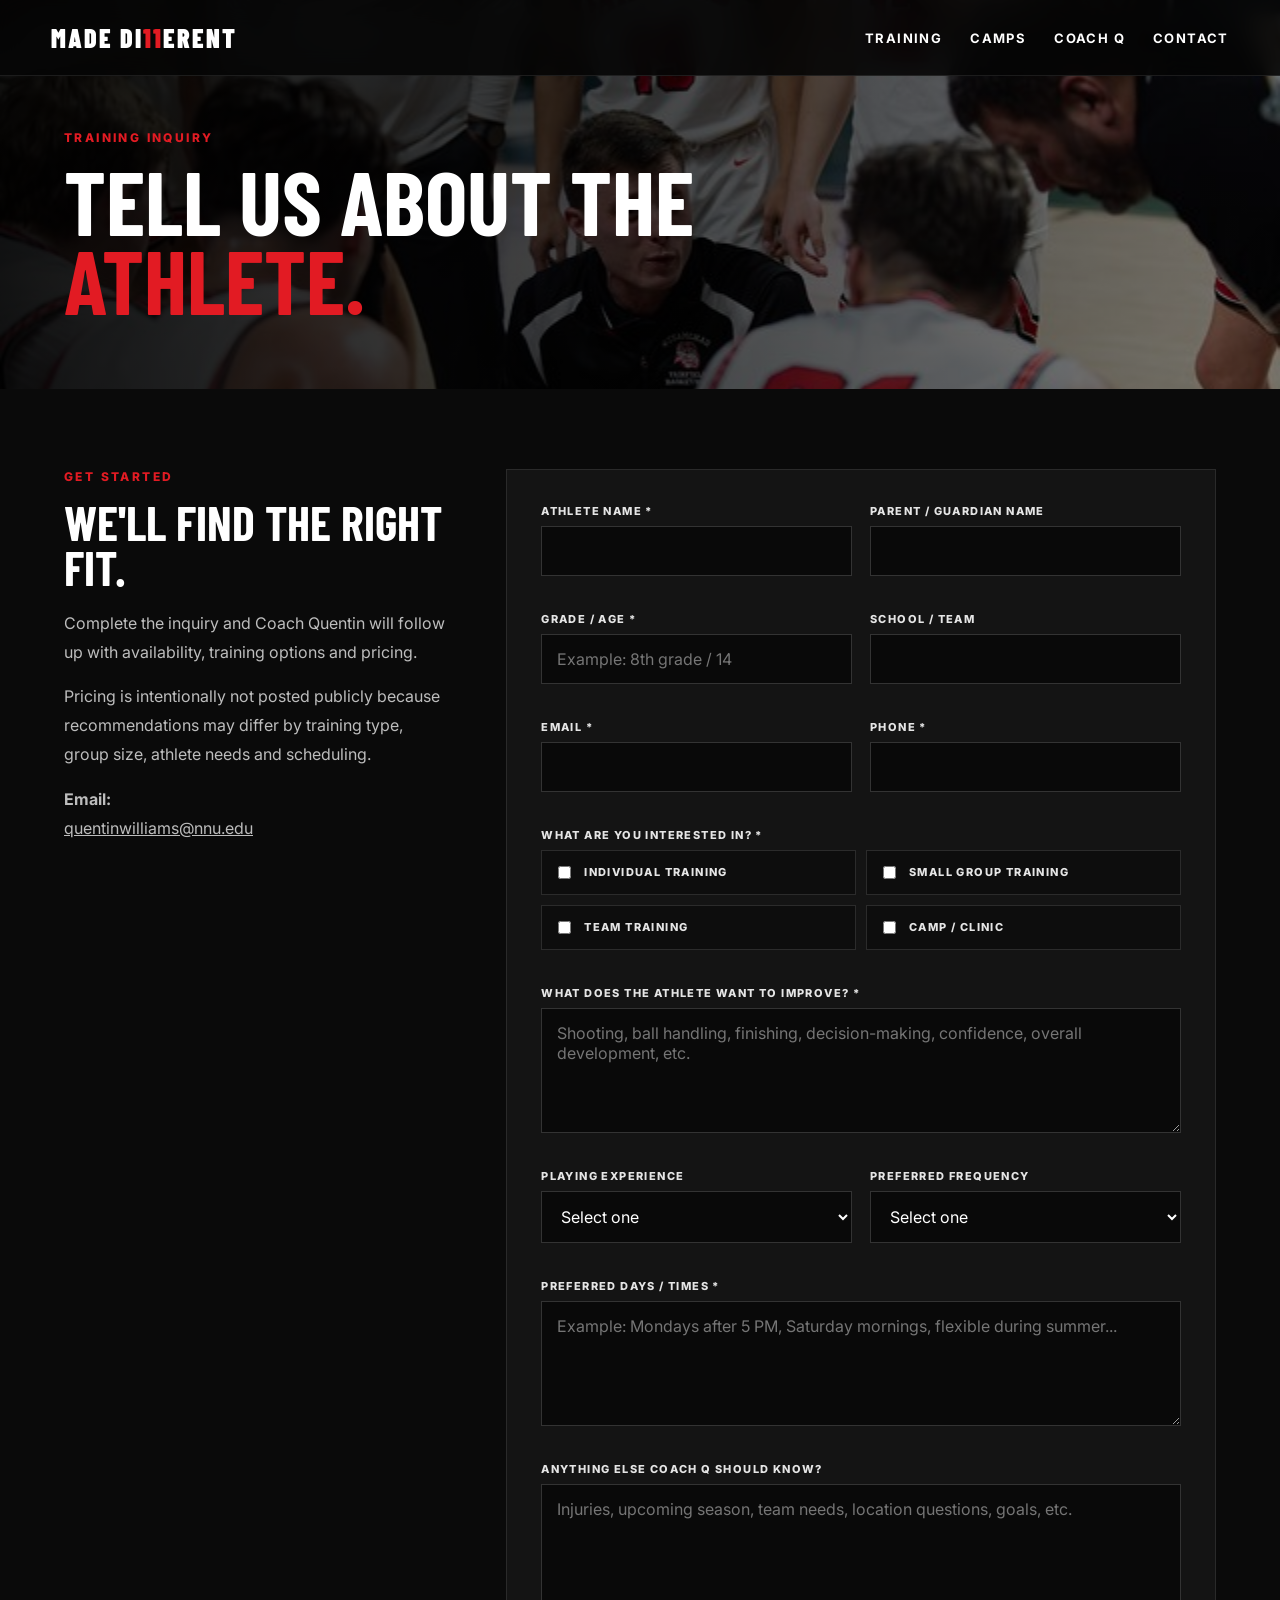
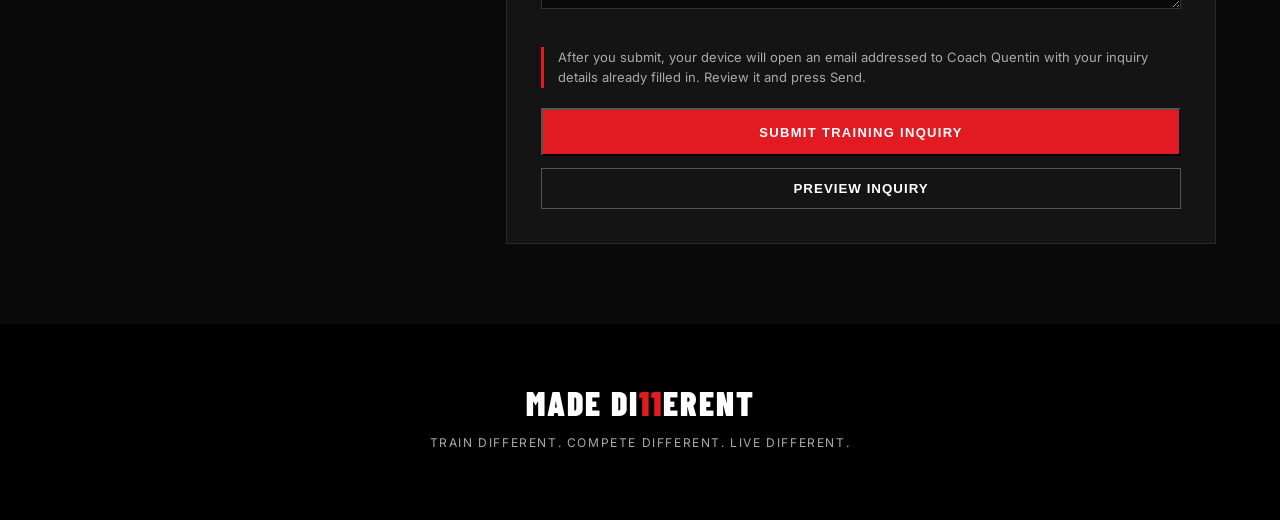
<file: inquiry.html>
<!doctype html>
<html lang="en">
<head>
  <meta charset="utf-8">
  <meta name="viewport" content="width=device-width, initial-scale=1">
  <title>Training Inquiry | Made Di11erent</title>
  <meta name="description" content="Request individual, small group, team training, camps or clinics with Made Di11erent Basketball Development.">
  <link rel="preconnect" href="https://fonts.googleapis.com">
  <link rel="preconnect" href="https://fonts.gstatic.com" crossorigin>
  <link href="https://fonts.googleapis.com/css2?family=Barlow+Condensed:wght@600;700;800;900&family=Inter:wght@400;500;600;700&display=swap" rel="stylesheet">
  <link rel="stylesheet" href="style.css">
  <style>
    body{background:#0a0a0a;color:#fff}
    .inquiry-hero{
      min-height:380px;padding:130px max(5vw,28px) 70px;
      background:
        linear-gradient(90deg,rgba(0,0,0,.92),rgba(0,0,0,.5)),
        url('assets/huddle.jpg') center 38% / cover no-repeat;
      display:flex;align-items:flex-end
    }
    .inquiry-hero h1{
      font-family:'Barlow Condensed',sans-serif;
      text-transform:uppercase;font-size:clamp(54px,7vw,92px);
      line-height:.88;margin:0;max-width:900px
    }
    .inquiry-hero h1 span{color:var(--red)}
    .form-wrap{
      display:grid;grid-template-columns:.7fr 1.3fr;
      gap:60px;padding:80px max(5vw,28px);background:#0a0a0a
    }
    .form-intro{position:sticky;top:110px;align-self:start}
    .form-intro h2{
      font-family:'Barlow Condensed',sans-serif;
      text-transform:uppercase;font-size:48px;line-height:.95;margin:0 0 18px
    }
    .form-intro p{color:#bdbdbd;line-height:1.8}
    .form-card{
      background:#141414;border:1px solid #2a2a2a;padding:34px
    }
    .field-grid{display:grid;grid-template-columns:1fr 1fr;gap:18px}
    .field{display:flex;flex-direction:column;gap:8px;margin-bottom:18px}
    .field.full{grid-column:1/-1}
    label{
      font-size:11px;text-transform:uppercase;
      letter-spacing:1.4px;font-weight:800;color:#e5e5e5
    }
    input,select,textarea{
      width:100%;background:#090909;color:white;
      border:1px solid #333;padding:14px 15px;
      font:inherit;border-radius:0;outline:none
    }
    input:focus,select:focus,textarea:focus{border-color:var(--red)}
    textarea{min-height:125px;resize:vertical}
    .check-grid{display:grid;grid-template-columns:1fr 1fr;gap:10px}
    .check{
      display:flex;align-items:center;gap:10px;
      background:#0d0d0d;border:1px solid #2b2b2b;padding:12px
    }
    .check input{width:auto}
    .form-note{
      color:#aaa;font-size:13px;line-height:1.6;
      border-left:3px solid var(--red);padding-left:14px;margin:20px 0
    }
    .success-box{
      display:none;background:#101a12;border:1px solid #275d32;
      padding:22px;margin-top:18px
    }
    .success-box.show{display:block}
    .email-preview{
      display:none;background:#0c0c0c;border:1px solid #292929;
      margin-top:18px;padding:18px;color:#ccc;white-space:pre-wrap
    }
    .email-preview.show{display:block}
    .secondary-action{
      margin-top:12px;background:transparent;border:1px solid #555;
      color:white;padding:12px 18px;font-weight:800;text-transform:uppercase;
      letter-spacing:1px;cursor:pointer;width:100%
    }
    @media(max-width:900px){
      .form-wrap{grid-template-columns:1fr}
      .form-intro{position:static}
    }
    @media(max-width:620px){
      .field-grid,.check-grid{grid-template-columns:1fr}
      .form-card{padding:22px}
    }
  </style>
</head>
<body>
<header class="site-header">
  <a class="wordmark" href="index.html">MADE DI<span>11</span>ERENT</a>
  <nav class="nav" style="display:flex">
    <a href="index.html#training">Training</a>
    <a href="index.html#camps">Camps</a>
    <a href="index.html#about">Coach Q</a>
    <a href="index.html#contact">Contact</a>
  </nav>
</header>

<section class="inquiry-hero">
  <div>
    <span class="label">TRAINING INQUIRY</span>
    <h1>TELL US ABOUT THE <span>ATHLETE.</span></h1>
  </div>
</section>

<main class="form-wrap">
  <aside class="form-intro">
    <span class="label">GET STARTED</span>
    <h2>WE'LL FIND THE RIGHT FIT.</h2>
    <p>Complete the inquiry and Coach Quentin will follow up with availability, training options and pricing.</p>
    <p>Pricing is intentionally not posted publicly because recommendations may differ by training type, group size, athlete needs and scheduling.</p>
    <p><strong>Email:</strong><br><a href="mailto:quentinwilliams@nnu.edu">quentinwilliams@nnu.edu</a></p>
  </aside>

  <section class="form-card">
    <form id="trainingForm">
      <div class="field-grid">
        <div class="field">
          <label for="athleteName">Athlete Name *</label>
          <input id="athleteName" name="athleteName" required>
        </div>
        <div class="field">
          <label for="parentName">Parent / Guardian Name</label>
          <input id="parentName" name="parentName">
        </div>

        <div class="field">
          <label for="grade">Grade / Age *</label>
          <input id="grade" name="grade" placeholder="Example: 8th grade / 14" required>
        </div>
        <div class="field">
          <label for="school">School / Team</label>
          <input id="school" name="school">
        </div>

        <div class="field">
          <label for="email">Email *</label>
          <input id="email" name="email" type="email" required>
        </div>
        <div class="field">
          <label for="phone">Phone *</label>
          <input id="phone" name="phone" type="tel" required>
        </div>

        <div class="field full">
          <label>What are you interested in? *</label>
          <div class="check-grid">
            <label class="check"><input type="checkbox" name="trainingType" value="Individual Training"> Individual Training</label>
            <label class="check"><input type="checkbox" name="trainingType" value="Small Group Training"> Small Group Training</label>
            <label class="check"><input type="checkbox" name="trainingType" value="Team Training"> Team Training</label>
            <label class="check"><input type="checkbox" name="trainingType" value="Camp / Clinic"> Camp / Clinic</label>
          </div>
        </div>

        <div class="field full">
          <label for="goals">What does the athlete want to improve? *</label>
          <textarea id="goals" name="goals" placeholder="Shooting, ball handling, finishing, decision-making, confidence, overall development, etc." required></textarea>
        </div>

        <div class="field">
          <label for="experience">Playing Experience</label>
          <select id="experience" name="experience">
            <option value="">Select one</option>
            <option>Beginner / New Player</option>
            <option>Youth / Recreational</option>
            <option>School Team</option>
            <option>Club / AAU</option>
            <option>Varsity</option>
            <option>College / Advanced</option>
          </select>
        </div>

        <div class="field">
          <label for="frequency">Preferred Frequency</label>
          <select id="frequency" name="frequency">
            <option value="">Select one</option>
            <option>One-time session</option>
            <option>1x per week</option>
            <option>2x per week</option>
            <option>3+ times per week</option>
            <option>Not sure yet</option>
          </select>
        </div>

        <div class="field full">
          <label for="availability">Preferred Days / Times *</label>
          <textarea id="availability" name="availability" placeholder="Example: Mondays after 5 PM, Saturday mornings, flexible during summer..." required></textarea>
        </div>

        <div class="field full">
          <label for="notes">Anything else Coach Q should know?</label>
          <textarea id="notes" name="notes" placeholder="Injuries, upcoming season, team needs, location questions, goals, etc."></textarea>
        </div>
      </div>

      <p class="form-note">
        After you submit, your device will open an email addressed to Coach Quentin with your inquiry details already filled in. Review it and press Send.
      </p>

      <button class="btn btn-red wide" type="submit">Submit Training Inquiry</button>
      <button class="secondary-action" type="button" id="previewBtn">Preview Inquiry</button>

      <div id="emailPreview" class="email-preview"></div>
      <div id="successBox" class="success-box">
        Your inquiry is ready. Your email app should open with the information filled in. Press Send to complete the request.
      </div>
    </form>
  </section>
</main>

<footer>
  <div class="footer-mark">MADE DI<span>11</span>ERENT</div>
  <p>Train Different. Compete Different. Live Different.</p>
</footer>

<script>
function collectFormData() {
  const f = document.getElementById('trainingForm');
  const types = [...f.querySelectorAll('input[name="trainingType"]:checked')].map(x => x.value);
  return {
    athlete: f.athleteName.value.trim(),
    parent: f.parentName.value.trim(),
    grade: f.grade.value.trim(),
    school: f.school.value.trim(),
    email: f.email.value.trim(),
    phone: f.phone.value.trim(),
    types: types.join(', ') || 'Not selected',
    goals: f.goals.value.trim(),
    experience: f.experience.value,
    frequency: f.frequency.value,
    availability: f.availability.value.trim(),
    notes: f.notes.value.trim()
  };
}

function buildMessage(d) {
  return `MADE DI11ERENT TRAINING INQUIRY

Athlete: ${d.athlete}
Parent/Guardian: ${d.parent || 'N/A'}
Grade/Age: ${d.grade}
School/Team: ${d.school || 'N/A'}

Email: ${d.email}
Phone: ${d.phone}

Training Interest:
${d.types}

Playing Experience:
${d.experience || 'Not provided'}

Preferred Frequency:
${d.frequency || 'Not provided'}

Development Goals:
${d.goals}

Preferred Days / Times:
${d.availability}

Additional Notes:
${d.notes || 'None'}

---
Submitted from the Made Di11erent website.`;
}

document.getElementById('previewBtn').addEventListener('click', () => {
  const d = collectFormData();
  const box = document.getElementById('emailPreview');
  box.textContent = buildMessage(d);
  box.classList.add('show');
});

document.getElementById('trainingForm').addEventListener('submit', function(e) {
  e.preventDefault();

  const selected = this.querySelectorAll('input[name="trainingType"]:checked');
  if (!selected.length) {
    alert('Please select at least one training type.');
    return;
  }

  if (!this.reportValidity()) return;

  const d = collectFormData();
  const subject = `Made Di11erent Training Inquiry - ${d.athlete}`;
  const body = buildMessage(d);
  const mailto = `mailto:quentinwilliams@nnu.edu?subject=${encodeURIComponent(subject)}&body=${encodeURIComponent(body)}`;

  document.getElementById('successBox').classList.add('show');
  window.location.href = mailto;
});
</script>
</body>
</html>
</file>
<file: style.css>
:root{
  --black:#060606;
  --near:#101010;
  --white:#fff;
  --off:#f4f4f1;
  --red:#e21b23;
  --muted:#aaa;
}
*{box-sizing:border-box}
html{scroll-behavior:smooth}
body{margin:0;background:var(--off);color:#111;font-family:'Inter',Arial,sans-serif}
img{display:block;width:100%}
a{color:inherit}
.site-header{
  position:fixed;top:0;left:0;right:0;z-index:100;
  height:76px;padding:0 clamp(22px,4vw,64px);
  display:flex;align-items:center;justify-content:space-between;
  background:rgba(5,5,5,.88);backdrop-filter:blur(12px);color:white;
  border-bottom:1px solid rgba(255,255,255,.09)
}
.wordmark,.footer-mark{
  font-family:'Barlow Condensed',sans-serif;font-weight:900;letter-spacing:2px;
  font-size:26px;text-decoration:none
}
.wordmark span,.footer-mark span{color:var(--red)}
.nav{display:flex;align-items:center;gap:28px}
.nav a{font-size:13px;text-transform:uppercase;letter-spacing:1.4px;text-decoration:none;font-weight:700}
.nav-cta{padding:12px 18px;background:var(--red);border-radius:2px}
.menu-toggle{display:none;background:none;color:#fff;border:0;font-size:28px}
.hero{height:100svh;min-height:720px;position:relative;display:flex;align-items:flex-end;color:white;overflow:hidden}
.hero-image{
  position:absolute;inset:0;
  background:url('assets/hero.jpg') center 22% / cover no-repeat;
  transform:scale(1.02)
}
.hero-shade{position:absolute;inset:0;background:linear-gradient(90deg,rgba(0,0,0,.88) 0%,rgba(0,0,0,.55) 50%,rgba(0,0,0,.18) 100%),linear-gradient(0deg,rgba(0,0,0,.55),transparent 45%)}
.hero-content{position:relative;z-index:2;width:min(1100px,90%);margin:0 auto 11vh}
.eyebrow,.label{
  display:block;text-transform:uppercase;letter-spacing:2.4px;font-weight:800;
  font-size:12px;color:var(--red);margin-bottom:16px
}
.hero h1,.section h2,.strip h2,.photo-band h2,.relationship-copy blockquote{
  font-family:'Barlow Condensed',sans-serif;text-transform:uppercase;margin:0
}
.hero h1{font-size:clamp(56px,8vw,108px);line-height:.84;letter-spacing:-2px;max-width:940px}
.hero h1 span{color:var(--red)}
.hero-copy{max-width:690px;font-size:18px;line-height:1.65;color:#e7e7e7;margin:28px 0 30px}
.actions{display:flex;gap:14px;flex-wrap:wrap}
.btn{display:inline-flex;align-items:center;justify-content:center;min-height:48px;padding:0 24px;font-size:13px;font-weight:800;text-transform:uppercase;letter-spacing:1.3px;text-decoration:none}
.btn-red{background:var(--red);color:#fff}
.btn-outline{border:1px solid rgba(255,255,255,.65);color:white}
.btn-black{background:#000;color:#fff}
.wide{width:100%}
.scroll-cue{position:absolute;z-index:3;bottom:20px;left:50%;font-size:26px;color:white;text-decoration:none}
.strip{padding:76px max(5vw,28px);display:grid;grid-template-columns:1fr 1fr;gap:8vw;align-items:center;background:white}
.strip h2{font-size:clamp(42px,5vw,70px);line-height:.92}
.strip p{font-size:17px;line-height:1.8;color:#444;max-width:620px}
.section{padding:110px max(5vw,28px)}
.section-heading{max-width:790px;margin-bottom:54px}
.section-heading h2,.about h2,.booking h2,.contact h2{font-size:clamp(48px,6vw,78px);line-height:.9;letter-spacing:-1px}
.section-heading p{max-width:650px;color:#555;line-height:1.75}
.program-grid{display:grid;grid-template-columns:repeat(4,1fr);gap:1px;background:#d8d8d5;border:1px solid #d8d8d5}
.program-card{background:var(--off);padding:34px;min-height:340px;display:flex;flex-direction:column}
.program-card>span{font-family:'Barlow Condensed';font-size:18px;color:var(--red);font-weight:800}
.program-card h3{font-family:'Barlow Condensed';font-size:34px;text-transform:uppercase;margin:34px 0 12px}
.program-card p{color:#555;line-height:1.7;flex:1}
.program-card a{font-size:12px;text-transform:uppercase;letter-spacing:1.4px;font-weight:800;text-decoration:none}
.photo-band{display:grid;grid-template-columns:1.15fr .85fr;min-height:620px;background:#0b0b0b;color:white}
.photo-band img{height:100%;object-fit:cover;object-position:center}
.photo-band-copy{padding:9vw 7vw;display:flex;flex-direction:column;justify-content:center}
.photo-band h2{font-size:clamp(50px,6vw,80px);line-height:.9}
.photo-band p{font-size:17px;line-height:1.8;color:#ccc}
.section-dark{background:var(--black);color:white}
.section-dark .section-heading p{color:#bbb}
.camp-layout{display:grid;grid-template-columns:1.35fr .65fr;gap:24px}
.camp-feature{background:#151515}
.camp-feature img{height:430px;object-fit:cover}
.camp-feature>div{padding:34px}
.camp-feature h3{font-family:'Barlow Condensed';text-transform:uppercase;font-size:42px;margin:0 0 10px}
.camp-feature p,.camp-side p{color:#ccc;line-height:1.7}
.camp-side{background:#171717}
.camp-side img{height:360px;object-fit:cover}
.camp-side p{padding:26px}
.about{display:grid;grid-template-columns:.9fr 1.1fr;gap:7vw;align-items:center}
.about-photo img{height:750px;object-fit:cover;object-position:center top}
.about-copy p{color:#4b4b4b;line-height:1.8}
.stat-grid{display:grid;grid-template-columns:repeat(2,1fr);gap:1px;background:#ddd;margin:32px 0}
.stat-grid div{background:var(--off);padding:24px}
.stat-grid strong{font-family:'Barlow Condensed';font-size:42px;color:var(--red);display:block}
.stat-grid span{font-size:11px;text-transform:uppercase;letter-spacing:1px;font-weight:700}
.faith-note{border-left:3px solid var(--red);padding-left:20px}
.relationship-banner{height:680px;position:relative;color:white;display:flex;align-items:flex-end;overflow:hidden}
.relationship-banner img{position:absolute;inset:0;height:100%;object-fit:cover;object-position:center 38%}
.relationship-overlay{position:absolute;inset:0;background:linear-gradient(0deg,rgba(0,0,0,.9),rgba(0,0,0,.15) 65%)}
.relationship-copy{position:relative;z-index:2;width:min(1100px,90%);margin:0 auto 70px}
.relationship-copy blockquote{font-size:clamp(42px,5vw,72px);line-height:.95;max-width:920px}
.gallery{display:grid;grid-template-columns:repeat(3,1fr);gap:8px}
.gallery img{aspect-ratio:1.35/1;object-fit:cover}
.booking{padding:100px max(5vw,28px);display:grid;grid-template-columns:1.15fr .85fr;gap:9vw;align-items:center}
.booking p{color:#bbb;line-height:1.8;max-width:650px}
.booking-card{background:#171717;border:1px solid #2a2a2a;padding:38px}
.booking-card h3{font-family:'Barlow Condensed';font-size:38px;text-transform:uppercase;margin:0}
.booking-card small{display:block;color:#888;margin-top:18px;line-height:1.5}
.contact{display:grid;grid-template-columns:1fr 1fr;gap:8vw}
.contact p{color:#555}
.contact-links{display:flex;flex-direction:column;border-top:1px solid #ccc}
.contact-links a{display:flex;justify-content:space-between;gap:20px;padding:22px 0;border-bottom:1px solid #ccc;text-decoration:none}
.contact-links strong{color:var(--red)}
footer{background:#000;color:#aaa;text-align:center;padding:58px 20px}
footer .footer-mark{color:white;font-size:34px}
footer p{font-size:12px;text-transform:uppercase;letter-spacing:1.6px}
.copyright{opacity:.55}
@media(max-width:980px){
  .menu-toggle{display:block}
  .nav{display:none;position:absolute;top:76px;left:0;right:0;flex-direction:column;align-items:stretch;background:#090909;padding:24px 6vw}
  .nav.open{display:flex}
  .strip,.photo-band,.about,.booking,.contact{grid-template-columns:1fr}
  .program-grid{grid-template-columns:1fr 1fr}
  .camp-layout{grid-template-columns:1fr}
  .about-photo img{height:580px}
  .gallery{grid-template-columns:1fr 1fr}
}
@media(max-width:620px){
  .hero{min-height:690px}
  .hero-image{background-position:62% 20%}
  .hero-content{margin-bottom:80px}
  .hero h1{font-size:50px}
  .section,.strip{padding:78px 22px}
  .program-grid,.stat-grid,.gallery{grid-template-columns:1fr}
  .program-card{min-height:auto}
  .photo-band img{height:440px}
  .relationship-banner{height:580px}
  .camp-feature img,.camp-side img{height:320px}
}

.pricing-note{
  color:#d4d4d4!important;
  font-size:14px;
  border-left:3px solid var(--red);
  padding-left:14px;
  margin:18px 0 22px;
}

.testimonials{background:#fff}
.testimonial-feature{background:#090909;color:#fff;padding:clamp(34px,5vw,70px);margin-bottom:10px;position:relative;overflow:hidden}
.testimonial-feature:after{content:"DI11ERENT";position:absolute;right:-18px;bottom:-44px;font-family:'Barlow Condensed',sans-serif;font-weight:900;font-size:clamp(100px,17vw,250px);letter-spacing:-5px;color:rgba(255,255,255,.035)}
.quote-mark{font-family:Georgia,serif;color:var(--red);font-size:72px;line-height:.65;margin-bottom:18px}
.testimonial-feature blockquote{font-family:'Barlow Condensed',sans-serif;font-size:clamp(36px,4vw,60px);line-height:1.02;text-transform:uppercase;margin:0;max-width:1100px;position:relative;z-index:1}
.quote-name{margin-top:28px;font-weight:800;text-transform:uppercase;letter-spacing:1px;font-size:13px;position:relative;z-index:1}
.quote-name span{color:var(--red);margin-left:10px;font-size:10px;letter-spacing:1.4px}
.testimonial-grid{display:grid;grid-template-columns:repeat(3,1fr);gap:10px}
.testimonial-grid article{background:#f1f1ee;padding:34px;min-height:350px;display:flex;flex-direction:column}
.testimonial-grid blockquote{margin:0;font-size:16px;line-height:1.75;color:#303030;flex:1}
.testimonial-grid .quote-mark{font-size:54px}
.footer-note{max-width:760px;margin:18px auto 0!important;text-transform:none!important;letter-spacing:0!important;font-size:10px!important;line-height:1.6;color:#666}
@media(max-width:900px){.testimonial-grid{grid-template-columns:1fr 1fr}}
@media(max-width:620px){.testimonial-grid{grid-template-columns:1fr}.testimonial-grid article{min-height:auto}}
</file>
